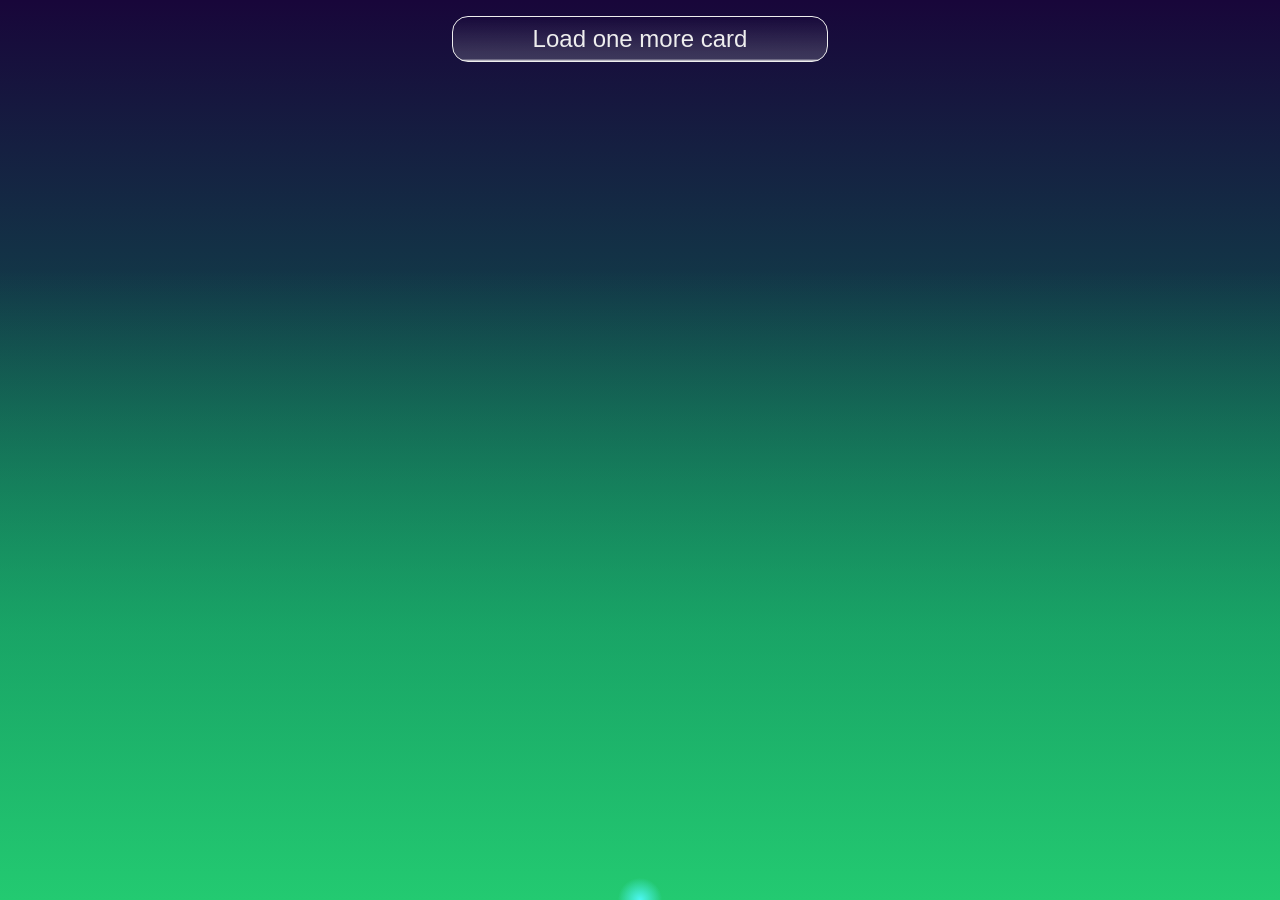
<file: lab3-web-basics/index.html>
<!Doctype html>
<html lang="en">
<head>
  <meta charset="UTF-8">
  <meta name="viewport" content="width=device-width, user-scalable=no, initial-scale=1.0">
  <meta http-equiv="X-UA-Compatible" content="ie=edge">
  <title>Lab3 - Loading cards info</title>
  <link rel="preconnect" href="https://fonts.googleapis.com">
  <link rel="preconnect" href="https://fonts.gstatic.com" crossorigin>
  <link href="https://fonts.googleapis.com/css2?amily=Space+Mono&family=Silkscreen&display=swap" rel="stylesheet">
  <link rel="stylesheet" href="css/reset.css">
  <link rel="stylesheet" href="css/background.css">
  <link rel="stylesheet" href="css/style.css">
</head>
<body>
<main>
  <button type="button" class="load-btn">Load one more card</button>
  <section class="cards"></section>
</main>
<script src="js/script.js"></script>
</body>
</html>
</file>
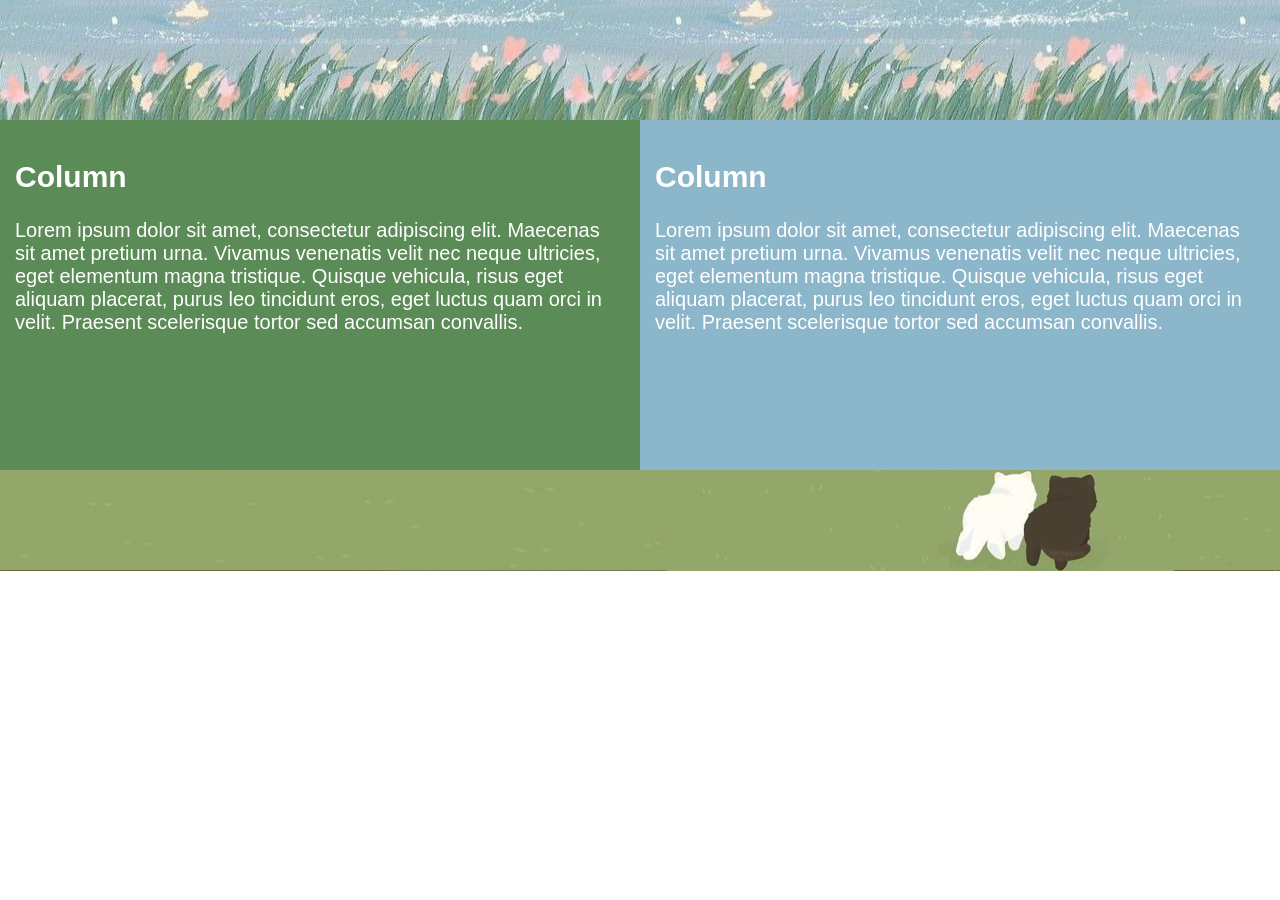
<file: lab1-web-basics/1 task/index.html>
<!DOCTYPE html> 
<html lang="en"> 
<head> 
<title>Lab 1 - made by student Anna Sperkach IS-01, 81 variant</title> 
<meta charset="utf-8"> 
<meta name="viewport" content="width=device-width, initial-scale=1"> 
<link rel="stylesheet" href="styles.css">
</head> 
<body> 
 
<div class="header"> 
</div>
 
 
<div class="row"> 
  <div class="column-left"> 
    <h2>Column</h2> 
    <p>Lorem ipsum dolor sit amet, consectetur adipiscing elit. Maecenas sit amet pretium urna. Vivamus venenatis velit nec neque ultricies, eget elementum magna tristique. Quisque vehicula, risus eget aliquam placerat, purus leo tincidunt eros, eget luctus quam orci in velit. Praesent scelerisque tortor sed accumsan convallis.</p> 
  </div> 
  
   
  <div class="column-right"> 
    <h2>Column</h2> 
    <p>Lorem ipsum dolor sit amet, consectetur adipiscing elit. Maecenas sit amet pretium urna. Vivamus venenatis velit nec neque ultricies, eget elementum magna tristique. Quisque vehicula, risus eget aliquam placerat, purus leo tincidunt eros, eget luctus quam orci in velit. Praesent scelerisque tortor sed accumsan convallis.</p> 
  </div> 
</div> 
 
<div class="footer"> 
</div> 
</body> 
</html>
</file>
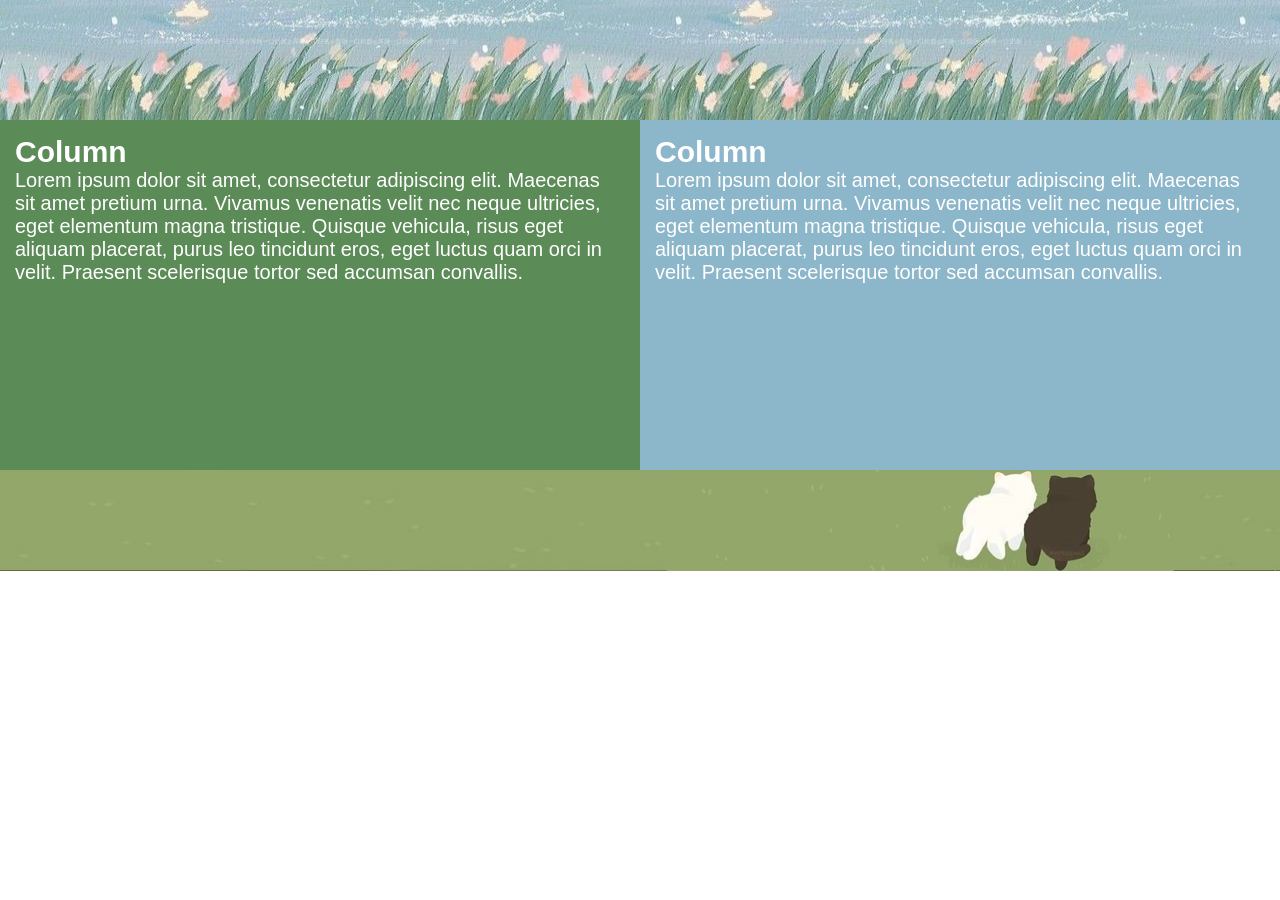
<file: lab1-web-basics/2 task/index.html>
<!DOCTYPE html>
<html lang="en">
<head>
  <title>Lab 1 - made by student Anna Sperkach IS-01</title>
  <meta charset="utf-8">
  <meta name="viewport" content="width=device-width, initial-scale=1">
  <link rel="stylesheet" href="styles.css">
</head>
<body>
  <header class="header">
  </header>

  <main class="main">
    <section class="column-left">
      <h2>Column</h2>
      <p>Lorem ipsum dolor sit amet, consectetur adipiscing elit. Maecenas sit amet pretium urna. Vivamus venenatis velit nec neque ultricies, eget elementum magna tristique. Quisque vehicula, risus eget aliquam placerat, purus leo tincidunt eros, eget luctus quam orci in velit. Praesent scelerisque tortor sed accumsan convallis.</p>
    </section>

    <section class="column-right">
      <h2>Column</h2>
      <p>Lorem ipsum dolor sit amet, consectetur adipiscing elit. Maecenas sit amet pretium urna. Vivamus venenatis velit nec neque ultricies, eget elementum magna tristique. Quisque vehicula, risus eget aliquam placerat, purus leo tincidunt eros, eget luctus quam orci in velit. Praesent scelerisque tortor sed accumsan convallis.</p>
    </section>
  </main>

  <footer class="footer">
  </footer>
</body>
</html>
</file>
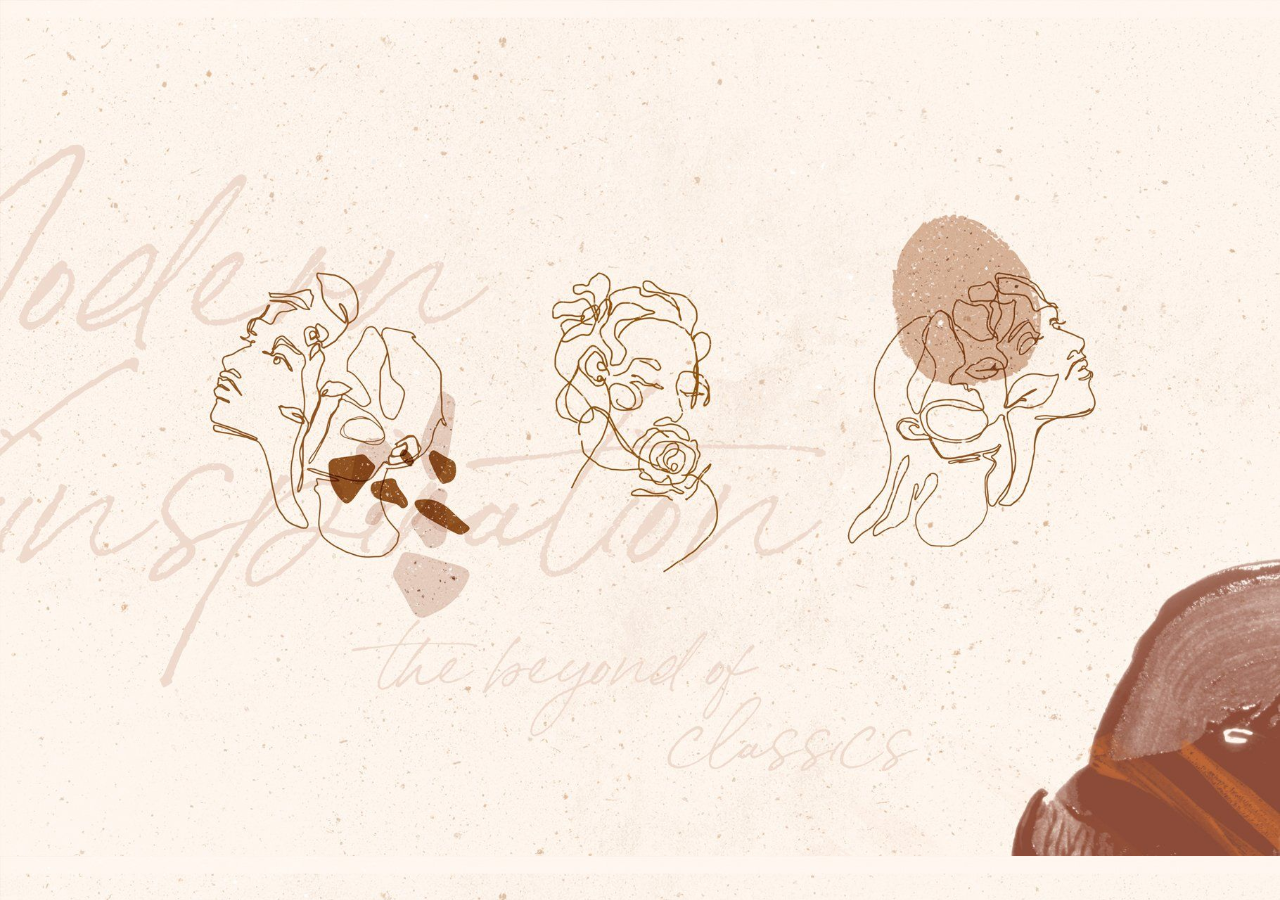
<file: lab5-web-basics/client/public/index.html>
<!DOCTYPE html>
<html lang="en">
<head>
    <meta charset="utf-8"/>
    <meta name="viewport" content="width=device-width, initial-scale=1"/>
    <meta
            name="description"
            content="Web site created using create-react-app"
    />
    <link
            rel="stylesheet"
            href="https://cdn.jsdelivr.net/npm/bootstrap@5.3.0/dist/css/bootstrap.min.css"
            integrity="sha384-9ndCyUaIbzAi2FUVXJi0CjmCapSmO7SnpJef0486qhLnuZ2cdeRhO02iuK6FUUVM"
            crossorigin="anonymous"
    />
    <style>
        body {
            background-image: url('image.jpg');
            background-size: cover; /* Adjust this to cover the entire viewport */
        }
    </style>
    <title>React App</title>
</head>
<body>
<noscript>You need to enable JavaScript to run this app.</noscript>
<div id="root"></div>
</body>
</html>
</file>
<file: lab3-web-basics/css/background.css>
html, body {
    min-height: 100%;
  }
  
  body {
    background: radial-gradient(circle at bottom, #4df7f4, transparent 2%),
    linear-gradient(to top, #23ca71 0%, transparent 70%),
    linear-gradient(to bottom, transparent, rgba(10, 126, 91, 0.9) 70%), #18063a;
    animation: bg 30s infinite;
  }
</file>
<file: lab3-web-basics/css/style.css>
:root {
    --primary: #eeeeee;
  }
  
  * {
    box-sizing: border-box;
  }
  
  body {
    font-family: 'Space Mono', monospace;
    color: var(--primary);
  }
  
  .load-btn {
    font-size: 1.5rem;
    color: var(--primary);
    padding: 0.5rem 5rem;
    margin: 1rem auto 0;
    display: block;
    border: 1px solid var(--primary);
    border-radius: 1rem;
    background: linear-gradient(0deg,
      rgba(238, 238, 238, 0.9) 0%, rgba(212, 212, 212, 0.2) 5%,
      rgba(195, 195, 195, 0.2) 20%, rgba(0, 0, 0, 0) 100%);
  }
  
  .load-btn:hover {
    cursor: pointer;
    background: linear-gradient(0deg,
      rgba(238, 238, 238, 0.9) 0%,
      rgba(212, 212, 212, 0.2) 3%,
      rgba(195, 195, 195, 0.3) 20%,
      rgba(0, 0, 0, 0) 100%);
  }
  
  .load-btn:disabled {
    cursor: auto;
    opacity: .8;
  }
  
  .cards {
    display: flex;
    justify-content: center;
    flex-wrap: wrap;
    padding: 2rem;
  }
  
  .card {
    width: 300px;
    margin: 1rem;
  }
  
  .card-image {
    width: 100%;
  }
  
  .card-entry {
    margin: 0.3rem 0;
  }
</file>
<file: lab1-web-basics/1 task/styles.css>
* { 
  box-sizing: border-box; 
} 
 
body { 
  margin: 0;
  font-family: Arial, sans-serif;
} 
 
/* Style the header */ 
.header { 
  background-image: url('assets/image1.jpg');
  /* background-color: #c6d24a; */
  background-size: 100% 100%;
  background-repeat: no-repeat;
  text-align: center; 
  width: 100%;  
  height: 120px;
} 
 
.footer { 
  background-image: url('assets/image2.png');
  background-size: 100% 100%;
  background-repeat: no-repeat;
  /* background-color: #ec4444; */
  text-align: center; 
  width: 100%;  
  height: 101px;
} 
 
/* Create three equal columns that floats next to each other */ 
.column-left { 
  float: left; 
  width: 50%; 
  height: 350px;
  padding: 15px;
  background-color: rgb(91, 139, 86);
  font-size: 20px;
  color: #ffffff;
} 

.column-right { 
    float: right; 
    width: 50%; 
    height: 350px;
    padding: 15px;
    background-color: rgb(140, 182, 201);
    font-size: 20px;
    color: #ffffff;
  } 
 
/* Clear floats after the columns */ 
.row::after { 
  content: ""; 
  display: table; 
  clear: both; 
} 
/* .img {  background-color: #aaa;
    width: 100%;  padding: 20px; height: 100px
  } */

 
@media screen and (max-width:600px) { 
  .column { 
    width: 100%; 
  } 
}
</file>
<file: lab1-web-basics/2 task/styles.css>
* {
  box-sizing: border-box;
  margin: 0;
  padding: 0;
}

body {
  margin: 0;
  font-family: Arial, sans-serif;
}

/* Style the header */
.header {
  background-image: url('assets/image1.jpg');
  text-align: center;
  height: 120px;
  background-size: 100% 100%;
  background-repeat: no-repeat;
}

/* Style the footer */
.footer {
  background-image: url('assets/image2.png');
  text-align: center;
  height: 101px;
  background-size: 100% 100%;
  background-repeat: no-repeat;
}

/* Create a flex container for the main content */
.main {
  display: flex;
  flex-direction: row;
  justify-content: space-between;
  height: 350px;
}

/* Style the left column */
.column-left {
  flex: 1;
  padding: 15px;
  background-color: rgb(91, 139, 86);
  font-size: 20px;
  color: #ffffff;
}

/* Style the right column */
.column-right {
  flex: 1;
  padding: 15px;
  background-color: rgb(140, 182, 201);
  font-size: 20px;
  color: #ffffff;
}

@media screen and (max-width: 600px) {
  .main {
    flex-direction: column;
  }

  .column-left,
  .column-right {
    width: 100%;
  }
}
</file>
